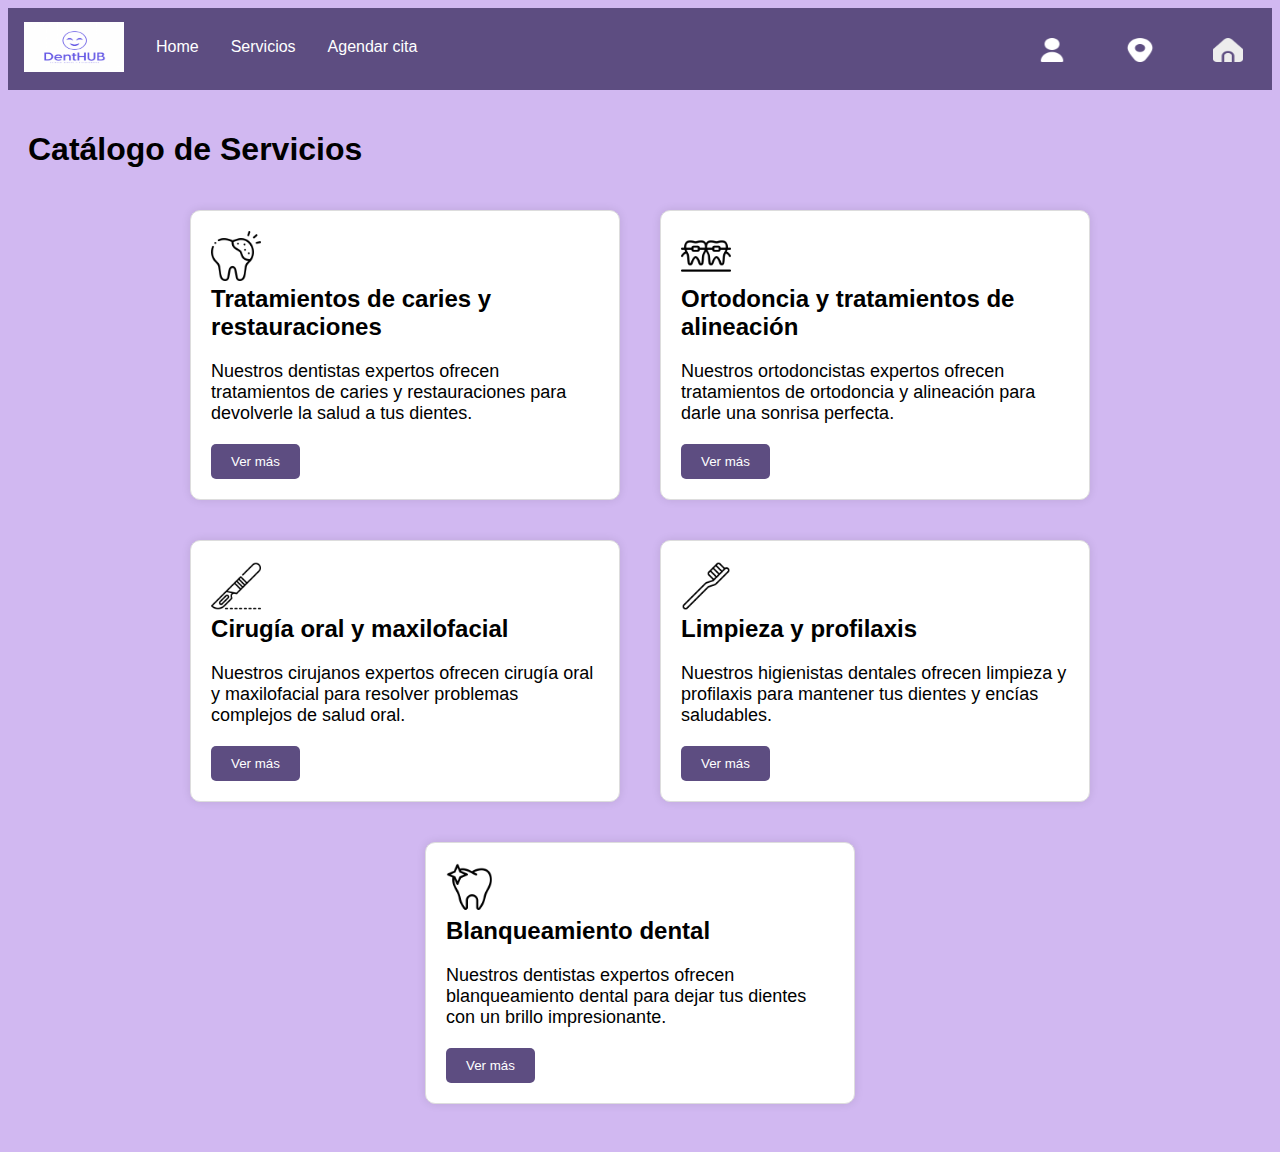
<file: servicios/index.html>
<!DOCTYPE html>
<html lang="en">

<head>
    <meta charset="UTF-8">
    <meta name="viewport" content="width=device-width, initial-scale=1.0">
    <title>Clínica Dental</title>
    <link rel="stylesheet" href="./styles.css">
</head>

<body>
    <header>
        <nav>
            <div class="arriba">
                <a class="navbar-brand" href="#">
                    <img src="/img/logo.png" width="100" height="50" alt="">
                </a>
                <div class="navbar_items">
                    <li><a href="../index.html">Home</a></li>
                    <li><a href=" ../servicios/index.html">Servicios</a></li>
                    <li><a href="../citas/index.html">Agendar cita</a></li>
                    <div class="contenedor_icons">
                        <a class="navbar-brand" href="../registro/index.html">
                            <img src="../../img/usuario (1).png" alt="" width="30" height="24">
                        </a>
                        <a class="navbar-brand" href="https://www.google.com.mx/maps/preview">
                            <img src="../img/marcador (2).png" alt="" width="30" height="24">
                        </a>
                        <a class="navbar-brand" href="../index.html">
                            <img src="../img/hogar (2).png" alt="" width="30" height="24">
                        </a>
                    </div>
                </div>
            </div>
        </nav>

    </header>
<body>
    <section class="catalogo">
        <div class="container">
            <h1>Catálogo de Servicios</h1>
            <ul class="servicios-list">
                <li>
                    <img src="../img/caries-dental.png" alt="Icono de tratamiento">
                    <h2>Tratamientos de caries y restauraciones</h2>
                    <p>Nuestros dentistas expertos ofrecen tratamientos de caries y restauraciones para devolverle la salud a tus dientes.</p>
                    <button class="btn-ver-mas">Ver más</button>
                </li>
                <li>
                    <img src="../img/ortodoncia.png" alt="Icono de ortodoncia">
                    <h2>Ortodoncia y tratamientos de alineación</h2>
                    <p>Nuestros ortodoncistas expertos ofrecen tratamientos de ortodoncia y alineación para darle una sonrisa perfecta.</p>
                    <button class="btn-ver-mas">Ver más</button>
                </li>
                <li>
                    <img src="../img/cirugia-plastica.png" alt="Icono de cirugía">
                    <h2>Cirugía oral y maxilofacial</h2>
                    <p>Nuestros cirujanos expertos ofrecen cirugía oral y maxilofacial para resolver problemas complejos de salud oral.</p>
                    <button class="btn-ver-mas">Ver más</button>
                </li>
                <li>
                    <img src="../img/cepillo-de-dientes.png" alt="Icono de limpieza">
                    <h2>Limpieza y profilaxis</h2>
                    <p>Nuestros higienistas dentales ofrecen limpieza y profilaxis para mantener tus dientes y encías saludables.</p>
                    <button class="btn-ver-mas">Ver más</button>
                </li>
                <li>
                    <img src="../img/higiene.png" alt="Icono de blanqueamiento">
                    <h2>Blanqueamiento dental</h2>
                    <p>Nuestros dentistas expertos ofrecen blanqueamiento dental para dejar tus dientes con un brillo impresionante.</p>
                    <button class="btn-ver-mas">Ver más</button>
                </li>
            </ul>
        </div>
    </section>
</body>
</file>
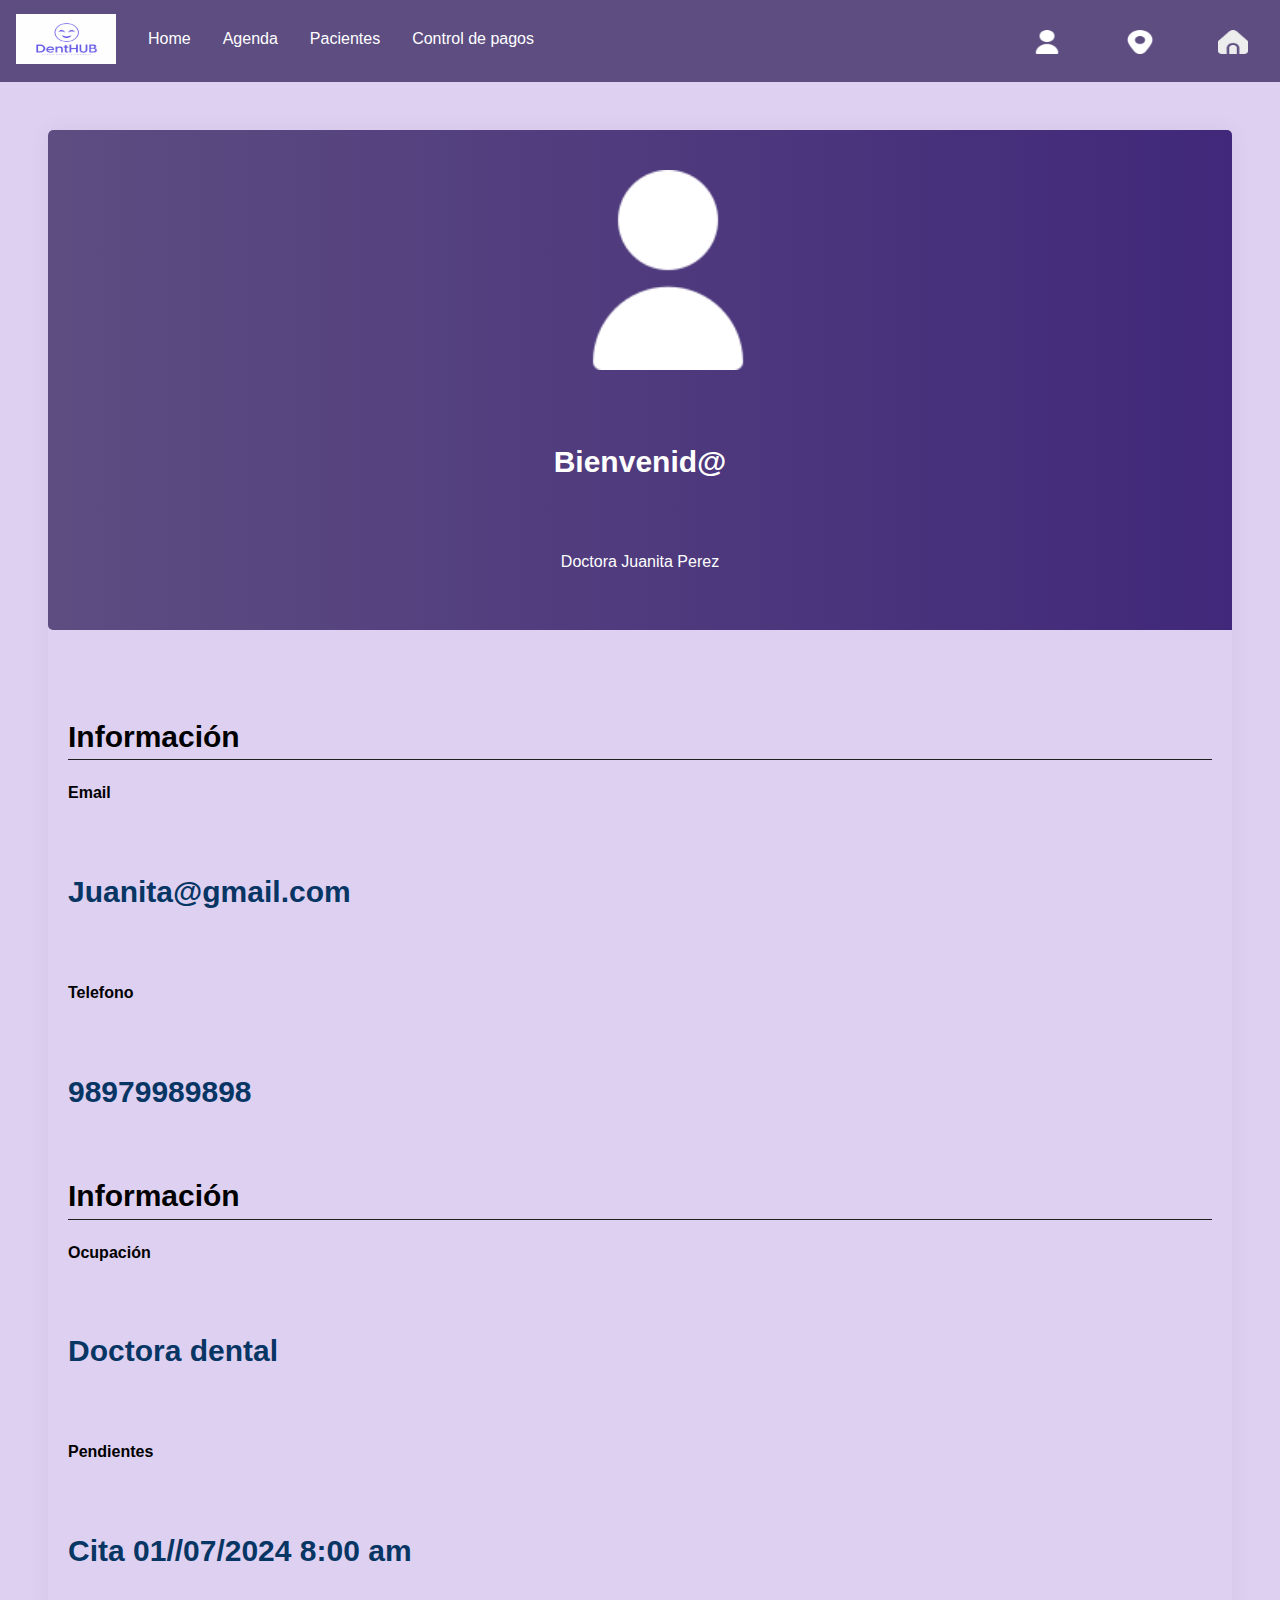
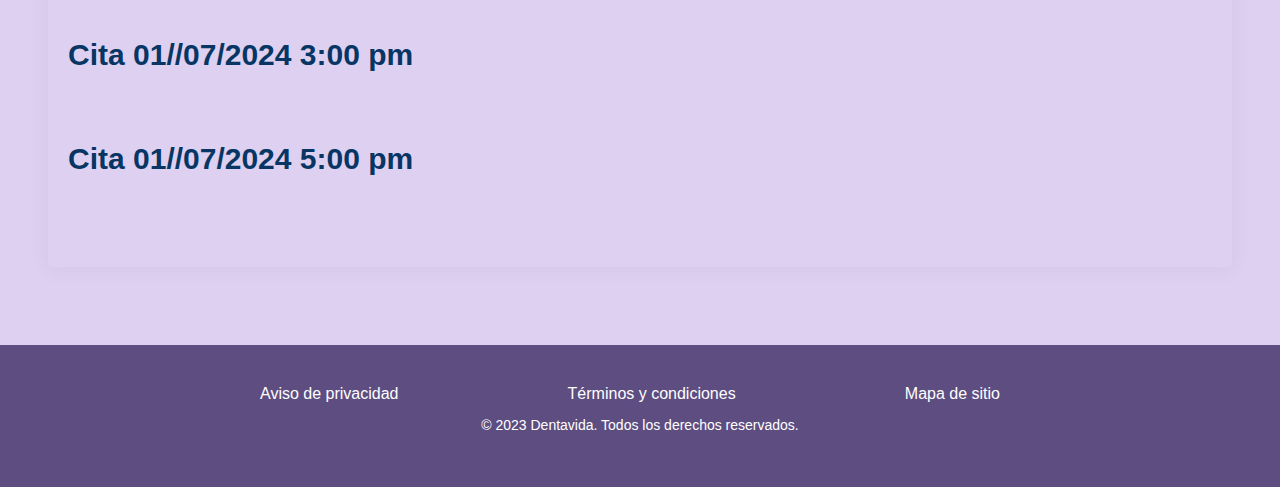
<file: vista_admin/index.html>
<!DOCTYPE html>
<html lang="en">

<head>
    <meta charset="UTF-8">
    <meta name="viewport" content="width=device-width, initial-scale=1.0">
    <title>Document</title>
    <link rel="preload" href="../style/style.css">
    <link rel="preload" href="../style/normalize.css">
    <link rel="stylesheet" href="../style/style.css">
    <link rel="stylesheet" href="../style/normalize.css">
    <link rel="preconnect" href="https://fonts.googleapis.com">
    <link rel="preconnect" href="https://fonts.gstatic.com" crossorigin>
    <link href="https://fonts.googleapis.com/css2?family=Open+Sans:ital,wght@0,300..800;1,300..800&display=swap"
        rel="stylesheet">
</head>

<body>
    <header>
        <nav>
            <div class="arriba">
                <a class="navbar-brand" href="#">
                    <img src="/img/logo.png" width="100" height="50" alt="">
                </a>
                <div class="navbar_items">
                    <li><a href="../index.html">Home</a></li>
                    <li><a href="./calendario_admin/index.html">Agenda</a></li>
                    <li><a href="./Pacientes/index.html">Pacientes</a></li>
                    <li><a href="./control_de_pagos/index.html">Control de pagos</a></li>
                    <div class="contenedor_icons">
                        <a class="navbar-brand" href="../registro/index.html">
                            <img src="../../img/usuario (1).png" alt="" width="30" height="24">
                        </a>
                        <a class="navbar-brand" href="https://www.google.com.mx/maps/preview">
                            <img src="../img/marcador (2).png" alt="" width="30" height="24">
                        </a>
                        <a class="navbar-brand" href="#">
                            <img src="../img/hogar (2).png" alt="" width="30" height="24">
                        </a>
                    </div>
                </div>
            </div>
        </nav>
    </header>
    <div class="cardbody">
        <div class="page-content page-container" id="page-content">
            <div class="padding">
                <div class="row container d-flex justify-content-center">
                    <div class="col-xl-6 col-md-12">
                        <div class="card user-card-full">
                            <div class="row m-l-0 m-r-0">
                                <div class="col-sm-4 bg-c-lite-green user-profile">
                                    <div class="card-block text-center text-white">
                                        <div class="m-b-25">
                                            <img src="../img/usuario (1).png" class="img-radius"
                                                alt="User-Profile-Image">
                                        </div>
                                        <div class="nombre">
                                            <h6 class="f-w-600">Bienvenid@</h6>
                                            <p>Doctora Juanita Perez </p>
                                            <i class=" mdi mdi-square-edit-outline feather icon-edit m-t-10 f-16"></i>
                                        </div>
                                    </div>
                                </div>
                                <div class="col-sm-8">
                                    <div class="card-block">
                                        <h6 class="m-b-20 p-b-5 b-b-default f-w-600">Información</h6>
                                        <div class="row">
                                            <div class="col-sm-6">
                                                <p class="m-b-10 f-w-600">Email</p>
                                                <h6 class="text-muted f-w-400">Juanita@gmail.com</h6>
                                            </div>
                                            <div class="col-sm-6">
                                                <p class="m-b-10 f-w-600">Telefono</p>
                                                <h6 class="text-muted f-w-400">98979989898</h6>
                                            </div>
                                        </div>
                                        <h6 class="m-b-20 m-t-40 p-b-5 b-b-default f-w-600">Información</h6>
                                        <div class="row">
                                            <div class="col-sm-6">
                                                <p class="m-b-10 f-w-600">Ocupación</p>
                                                <h6 class="text-muted f-w-400">Doctora dental</h6>
                                            </div>
                                            <div class="col-sm-6">
                                                <p class="m-b-10 f-w-600">Pendientes</p>
                                                <h6 class="text-muted f-w-400">Cita 01//07/2024 8:00 am</h6>
                                                <h6 class="text-muted f-w-400">Cita 01//07/2024 3:00 pm</h6>
                                                <h6 class="text-muted f-w-400">Cita 01//07/2024 5:00 pm</h6>
                                            </div>
                                        </div>
                                        </a>
                                    </div>
                                </div>
                            </div>
                        </div>
                    </div>
                </div>
            </div>
        </div>
    </div>
    <footer>
        <div class="footer-container">
            <ul>
                <li><a href="#aviso-privacidad">Aviso de privacidad</a></li>
                <li><a href="#terminos-y-condiciones">Términos y condiciones</a></li>
                <li><a href="#mapa-de-sitio">Mapa de sitio</a></li>
            </ul>
            <p>&copy; 2023 Dentavida. Todos los derechos reservados.</p>
        </div>
    </footer>

    <!-- Contenido de Aviso de privacidad -->
    <div id="aviso-privacidad">
        <h2>Aviso de privacidad</h2>
        <p>Este sitio web utiliza cookies para mejorar su experiencia. Al continuar navegando, acepta nuestra política
            de privacidad.</p>
    </div>

    <!-- Contenido de Términos y condiciones -->
    <div id="terminos-y-condiciones">
        <h2>Términos y condiciones</h2>
        <p>Al utilizar este sitio web, acepta nuestros términos y condiciones.</p>
    </div>

    <!-- Contenido de Mapa de sitio -->
    <div id="mapa-de-sitio">
        <h2>Mapa de sitio</h2>
        <ul>
            <li><a href="#">Inicio</a></li>
            <li><a href="#">Servicios</a></li>
            <li><a href="#">Acerca de</a></li>
            <li><a href="#">Contacto</a></li>
        </ul>
    </div>
</body>



</html>
</file>
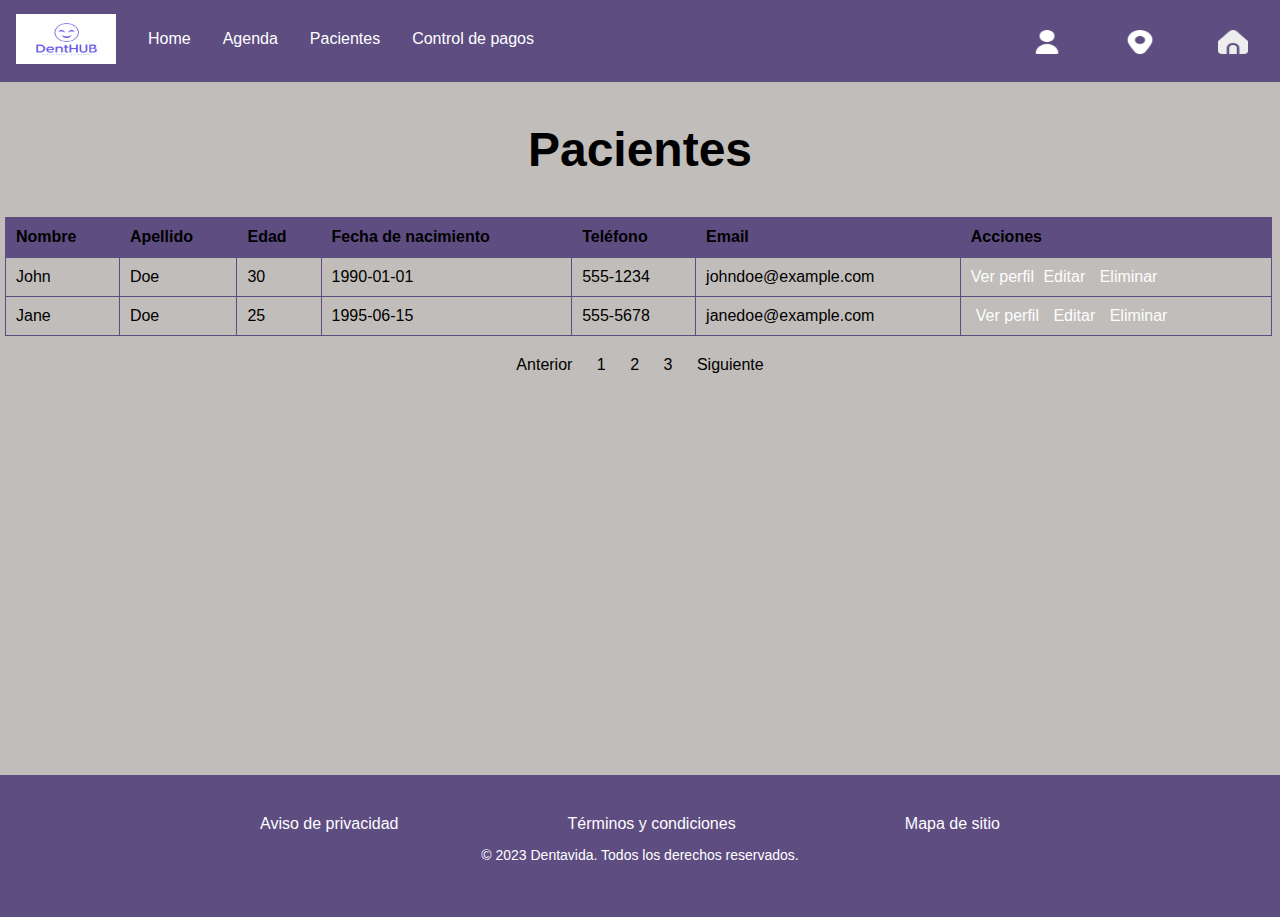
<file: vista_admin/pacientes/index.html>
<!DOCTYPE html>

<head>
    <meta charset="UTF-8">
    <meta name="viewport" content="width=device-width, initial-scale=1.0">
    <title>Document</title>
    <link rel="preload" href="../../style/style.css">
    <link rel="preload" href="../../style/normalize.css">
    <link rel="stylesheet" href="../../style/style.css">
    <link rel="stylesheet" href="../../style/normalize.css">
    <link rel="preconnect" href="https://fonts.googleapis.com">
    <link rel="preconnect" href="https://fonts.gstatic.com" crossorigin>
    <link href="https://fonts.googleapis.com/css2?family=Open+Sans:ital,wght@0,300..800;1,300..800&display=swap"
        rel="stylesheet">
</head>

<body>
    <header>
        <nav>
            <div class="arriba">
                <a class="navbar-brand" href="#">
                    <img src="/img/logo.png" width="100" height="50" alt="">
                </a>
                <div class="navbar_items">
                    <li><a href="../index.html">Home</a></li>
                    <li><a href="./calendario_admin/index.html">Agenda</a></li>
                    <li><a href="./index.html">Pacientes</a></li>
                    <li><a href="./control_de_pagos/index.html">Control de pagos</a></li>
                    <div class="contenedor_icons">
                        <a class="navbar-brand" href="../registro/index.html">
                            <img src="../../img/usuario (1).png" alt="" width="30" height="24">
                        </a>
                        <a class="navbar-brand" href="https://www.google.com.mx/maps/preview">
                            <img src="../../img/marcador (2).png" alt="" width="30" height="24">
                        </a>
                        <a class="navbar-brand" href="#">
                            <img src="../../img/hogar (2).png" alt="" width="30" height="24">
                        </a>
                    </div>
                </div>
            </div>
        </nav>
    </header>
    <div class="container">

        <h2 class="h2pac">Pacientes</h2>
        <table class="patients-table">
            <thead>
                <tr>
                    <th>Nombre</th>
                    <th>Apellido</th>
                    <th>Edad</th>
                    <th>Fecha de nacimiento</th>
                    <th>Teléfono</th>
                    <th>Email</th>
                    <th>Acciones</th>
                </tr>
            </thead>
            <tbody>
                <!-- lista de pacientes -->
                <tr>
                    <td>John</td>
                    <td>Doe</td>
                    <td>30</td>
                    <td>1990-01-01</td>
                    <td>555-1234</td>
                    <td>johndoe@example.com</td>
                    <td>
                        <a href="../Pacientes/perfil_pac/index.html" class="btn-primary">Ver perfil</a>
                        <a href="#" class="btn btn-secondary">Editar</a>
                        <a href="#" class="btn btn-danger">Eliminar</a>
                    </td>
                </tr>
                <tr>
                    <td>Jane</td>
                    <td>Doe</td>
                    <td>25</td>
                    <td>1995-06-15</td>
                    <td>555-5678</td>
                    <td>janedoe@example.com</td>
                    <td>
                        <a href="#" class="btn btn-primary">Ver perfil</a>
                        <a href="#" class="btn btn-secondary">Editar</a>
                        <a href="#" class="btn btn-danger">Eliminar</a>
                    </td>
                </tr>
                <!-- ... -->
            </tbody>
        </table>
        <div class="pagination">
            <ul>
                <li><a href="#" class="btn btn-primary">Anterior</a></li>
                <li><a href="#" class="btn btn-primary">1</a></li>
                <li><a href="#" class="btn btn-primary">2</a></li>
                <li><a href="#" class="btn btn-primary">3</a></li>
                <li><a href="#" class="btn btn-primary">Siguiente</a></li>
            </ul>
        </div>
    </div>
    <footer>
        <div class="footer-container">
            <ul>
                <li><a href="#aviso-privacidad">Aviso de privacidad</a></li>
                <li><a href="#terminos-y-condiciones">Términos y condiciones</a></li>
                <li><a href="#mapa-de-sitio">Mapa de sitio</a></li>
            </ul>
            <p>&copy; 2023 Dentavida. Todos los derechos reservados.</p>
        </div>
    </footer>

    <!-- Contenido de Aviso de privacidad -->
    <div id="aviso-privacidad">
        <h2>Aviso de privacidad</h2>
        <p>Este sitio web utiliza cookies para mejorar su experiencia. Al continuar navegando, acepta nuestra
            política
            de privacidad.</p>
    </div>

    <!-- Contenido de Términos y condiciones -->
    <div id="terminos-y-condiciones">
        <h2>Términos y condiciones</h2>
        <p>Al utilizar este sitio web, acepta nuestros términos y condiciones.</p>
    </div>

    <!-- Contenido de Mapa de sitio -->
    <div id="mapa-de-sitio">
        <h2>Mapa de sitio</h2>
        <ul>
            <li><a href="#">Inicio</a></li>
            <li><a href="#">Servicios</a></li>
            <li><a href="#">Acerca de</a></li>
            <li><a href="#">Contacto</a></li>
        </ul>
    </div>
</body>

</html>
</file>
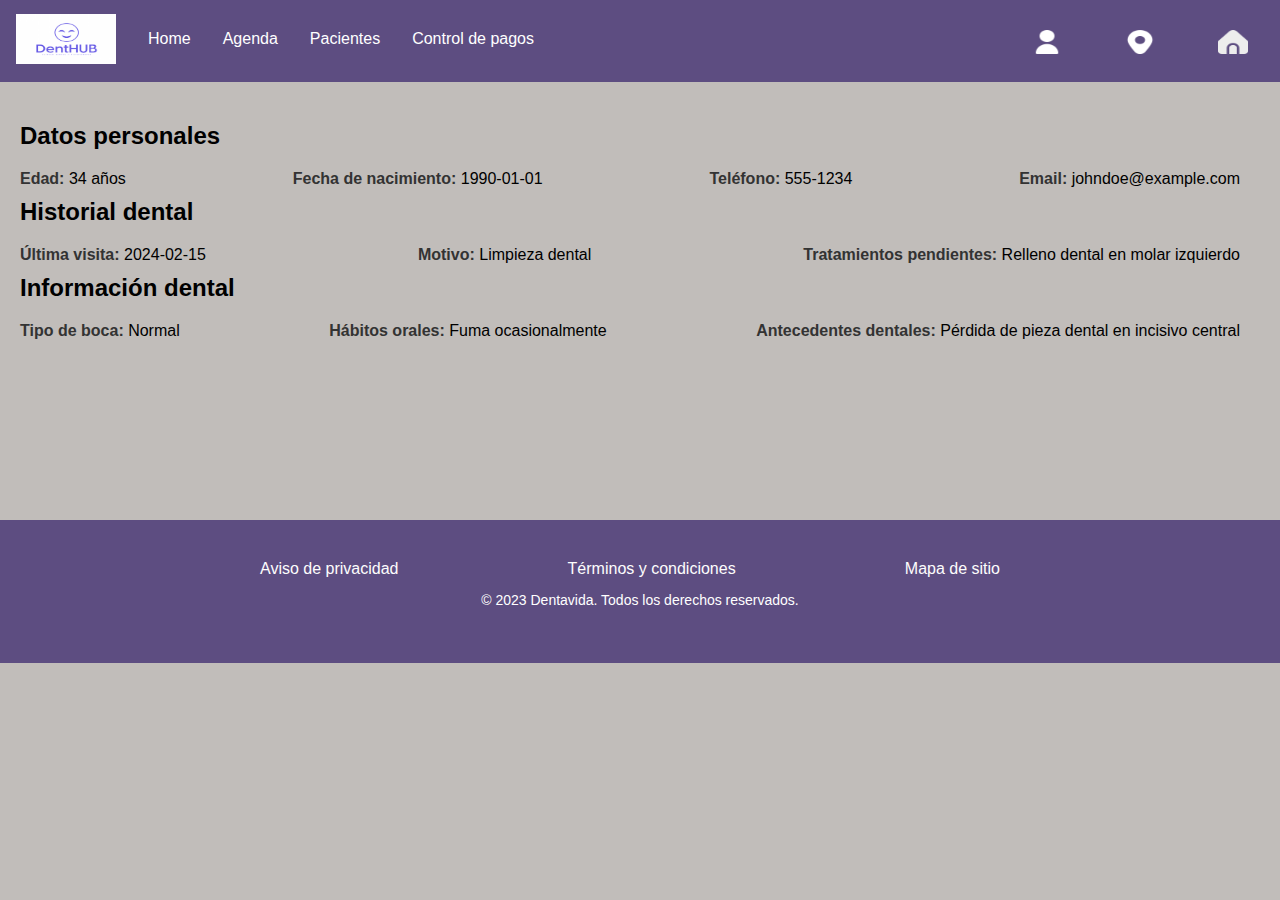
<file: vista_admin/pacientes/perfil_pac/index.html>
<!DOCTYPE html>

<head>
    <meta charset="UTF-8">
    <meta name="viewport" content="width=device-width, initial-scale=1.0">
    <title>Document</title>
    <link rel="preload" href="../../../style/style.css">
    <link rel="preload" href="../../../style/normalize.css">
    <link rel="stylesheet" href="../../../style/style.css">
    <link rel="stylesheet" href="../../../style/normalize.css">
    <link rel="preconnect" href="https://fonts.googleapis.com">
    <link rel="preconnect" href="https://fonts.gstatic.com" crossorigin>
    <link href="https://fonts.googleapis.com/css2?family=Open+Sans:ital,wght@0,300..800;1,300..800&display=swap"
        rel="stylesheet">
</head>

<body>
    <header>
        <nav>
            <div class="arriba">
                <a class="navbar-brand" href="#">
                    <img src="/img/logo.png" width="100" height="50" alt="">
                </a>
                <div class="navbar_items">
                    <li><a href="../../../index.html">Home</a></li>
                    <li><a href="../../calendario_admin/index.html">Agenda</a></li>
                    <li><a href="../../index.html">Pacientes</a></li>
                    <li><a href="../../control_de_pagos/index.html">Control de pagos</a></li>
                    <div class="contenedor_icons">
                        <a class="navbar-brand" href="../registro/index.html">
                            <img src="../../../img/usuario (1).png" alt="" width="30" height="24">
                        </a>
                        <a class="navbar-brand" href="https://www.google.com.mx/maps/preview">
                            <img src="../../../img/marcador (2).png" alt="" width="30" height="24">
                        </a>
                        <a class="navbar-brand" href="#">
                            <img src="../../../img/hogar (2).png" alt="" width="30" height="24">
                        </a>
                    </div>
                </div>
            </div>
        </nav>
    </header>
    <div class="container">
        <div class="patient-profile-content">
            <div class="row">
                <div class="col-md-4">
                    <h2>Datos personales</h2>
                    <ul>
                        <li><strong>Edad:</strong> 34 años</li>
                        <li><strong>Fecha de nacimiento:</strong> 1990-01-01</li>
                        <li><strong>Teléfono:</strong> 555-1234</li>
                        <li><strong>Email:</strong> johndoe@example.com</li>
                    </ul>
                </div>
                <div class="col-md-4">
                    <h2>Historial dental</h2>
                    <ul>
                        <li><strong>Última visita:</strong> 2024-02-15</li>
                        <li><strong>Motivo:</strong> Limpieza dental</li>
                        <li><strong>Tratamientos pendientes:</strong> Relleno dental en molar izquierdo</li>
                    </ul>
                </div>
                <div class="col-md-4">
                    <h2>Información dental</h2>
                    <ul>
                        <li><strong>Tipo de boca:</strong> Normal</li>
                        <li><strong>Hábitos orales:</strong> Fuma ocasionalmente</li>
                        <li><strong>Antecedentes dentales:</strong> Pérdida de pieza dental en incisivo central</li>
                    </ul>
                </div>
            </div>
        </div>
    </div>
    <footer>
        <div class="footer-container">
            <ul>
                <li><a href="#aviso-privacidad">Aviso de privacidad</a></li>
                <li><a href="#terminos-y-condiciones">Términos y condiciones</a></li>
                <li><a href="#mapa-de-sitio">Mapa de sitio</a></li>
            </ul>
            <p>&copy; 2023 Dentavida. Todos los derechos reservados.</p>
        </div>
    </footer>

    <!-- Contenido de Aviso de privacidad -->
    <div id="aviso-privacidad">
        <h2>Aviso de privacidad</h2>
        <p>Este sitio web utiliza cookies para mejorar su experiencia. Al continuar navegando, acepta nuestra
            política
            de privacidad.</p>
    </div>

    <!-- Contenido de Términos y condiciones -->
    <div id="terminos-y-condiciones">
        <h2>Términos y condiciones</h2>
        <p>Al utilizar este sitio web, acepta nuestros términos y condiciones.</p>
    </div>

    <!-- Contenido de Mapa de sitio -->
    <div id="mapa-de-sitio">
        <h2>Mapa de sitio</h2>
        <ul>
            <li><a href="#">Inicio</a></li>
            <li><a href="#">Servicios</a></li>
            <li><a href="#">Acerca de</a></li>
            <li><a href="#">Contacto</a></li>
        </ul>
    </div>
</body>

</html>
</file>
<file: servicios/styles.css>
body {
    font-family: "Open Sans", sans-serif;
    background-color: rgb(209, 184, 241);
  }
.catalogo {
    background-color:rgb(209, 184, 241);
    padding: 20px;
}

.servicios-list {
    list-style: none;
    margin: 0;
    padding: 0;
    display: flex;
    flex-wrap: wrap;
    justify-content: center;
}

.servicios-list li {
    margin: 20px;
    width: calc(33.33% - 20px);
    background-color: #fff;
    padding: 20px;
    border: 1px solid #ddd;
    border-radius: 10px;
    box-shadow: 0 0 10px rgba(0, 0, 0, 0.1);
}

.servicios-list img {
    width: 50px;
    height: 50px;
    margin-right: 10px;
}

.servicios-list h2 {
    margin-top: 0;
}

.servicios-list p {
    font-size: 18px;
    margin-bottom: 20px;
}

.btn-ver-mas {
    background-color: #5d4d81;
    color: #fff;
    padding: 10px 20px;
    border: none;
    border-radius: 5px;
    cursor: pointer;
}

.btn-ver-mas:hover {
    background-color: #5d4d81;
}
footer {
    background-color: #5d4d81;
    padding: 20px;
    text-align: center;
    clear: both;
  }
  
  .footer-container {
    max-width: 800px;
    margin: 0 auto;
    padding: 20px;
  }
  
  footer ul {
    list-style: none;
    margin: 0;
    padding: 0;
    display: flex;
    justify-content: space-between;
  }
  
  footer li {
    margin-right: 20px;
  }
  
  footer a {
    text-decoration: none;
    color: #fdfdfd;
  }
  
  a:hover {
    color: #ffffff;
  }
  
  footer p {
    font-size: 14px;
    color: #ffffff;
  }
  
  #aviso-privacidad, #terminos-y-condiciones, #mapa-de-sitio {
    display: none;
  }
  
  #aviso-privacidad:target, #terminos-y-condiciones:target, #mapa-de-sitio:target {
    display: block;
    position: absolute;
  
    left: 50%;
    top:150%;
    transform: translate(-50%, -50%);
    background-color: #6e6485;
    opacity: 80%;
    padding: 20px;
    border: 1px solid #ddd;
    box-shadow: 0 0 10px rgba(0, 0, 0, 0.2);
  }
  .arriba {
    list-style-type: none;
    margin: 0;
    display: block;
    padding: 0;
    overflow: hidden;
    background-color: #5d4d81;
  }
  .contenedor_icons {
    display: grid;
    grid-template-columns: repeat(3, 1fr);
    grid-gap: -20000px;
    margin-left: 1000px;
  }
  .navbar_items {
    margin-top: 16px;
  }
  
  .titulo_centrado {
    text-align: center;
  }
  .arriba a {
    float: left;
  }
  
  .arriba a {
    display: block;
    color: #ffffff;
    text-align: center;
    padding: 14px 16px;
    text-decoration: none;
  }
</file>
<file: style/style.css>
body {
  font-family: "Open Sans", sans-serif;
  background-color: rgb(209, 184, 241);
}

.arriba {
  list-style-type: none;
  margin: 0;
  display: block;
  padding: 0;
  overflow: hidden;
  background-color: #5d4d81;
}
.contenedor_icons {
  display: grid;
  grid-template-columns: repeat(3, 1fr);
  grid-gap: -20000px;
  margin-left: 1000px;
}
.navbar_items {
  margin-top: 16px;
}

.titulo_centrado {
  text-align: center;
}
.arriba a {
  float: left;
}

.arriba a {
  display: block;
  color: #ffffff;
  text-align: center;
  padding: 14px 16px;
  text-decoration: none;

}
.mapa{
  background-color: #5d4d81;  
}
.mapa h2{
  color: #fff;
  text-align: center;
  font-size: 120%;
  
}
.mapa iframe{
  position: relative;
  margin: 20px;
}

.container1 {
  max-width: 1200px;
  margin: 20px auto;
  padding: 20px;
  background-color: #fff;
  border-radius: 10px;
  box-shadow: 0 0 10px rgba(0, 0, 0, 0.1);
}

.title {
  font-size: 36px;
  font-weight: bold;
  color: #5d4d81;
  margin-bottom: 20px;
}

.description {
  font-size: 18px;
  color: #333;
  margin-bottom: 40px;
}

.services {
  display: flex;
  flex-wrap: wrap;
  justify-content: center;
}
.service {
  width: 30%;
  margin: 20px;
  padding: 20px;
  border: 1px solid #ddd;
  border-radius: 10px;
  box-shadow: 0 0 10px rgba(0, 0, 0, 0.1);
}

.service-icon {
  font-size: 36px;
  color: #5d4d81;
  margin-bottom: 10px;
}

.service-title {
  font-size: 24px;
  font-weight: bold;
  color: #333;
  margin-bottom: 10px;
}

.service-description {
  font-size: 18px;
  color: #666;
  margin-bottom: 20px;
}

.service img {
  width: 100%;
  height: 150px;
  object-fit: cover;
  border-radius: 10px;
  margin-bottom: 20px;
}

.testimonials {
  background-color: #f7f7f7;
  padding: 40px;
  border-radius: 10px;
  box-shadow: 0 0 10px rgba(0, 0, 0, 0.1);
}

.testimonials h2 {
  font-size: 24px;
  font-weight: bold;
  color: #333;
  margin-bottom: 20px;
}

.testimonials blockquote {
  font-size: 18px;
  color: #666;
  margin-bottom: 20px;
}

.testimonials cite {
  font-size: 16px;
  color: #999;
  font-style: italic;
}

.call-to-action {
  background-color: #5d4d81;
  padding: 40px;
  border-radius: 10px;
  box-shadow: 0 0 10px rgba(0, 0, 0, 0.1);
  color: #fff;
}

.call-to-action h2 {
  font-size: 24px;
  font-weight: bold;
  margin-bottom: 20px;
}

.call-to-action p {
  font-size: 18px;
  margin-bottom: 20px;
}

.call-to-action button {
  background-color: #333;
  color: #fff;
  border: none;
  padding: 10px 20px;
  font-size: 18px;
  cursor: pointer;
}

.call-to-action button:hover {
  background-color: #444;
}
*,
*:before,
*:after {
  box-sizing: border-box;
}

body {
  background: #c1bdba;
  font-family: "Ubuntu", helvetica;
}

a {
  text-decoration: none;
  color: #5d4d81;
  transition: 0.5s ease;
}
a:hover {
  color: #179b77;
}

.contenedor-formularios {
  background: rgba(19, 35, 47, 0.9);
  padding: 40px;
  max-width: 600px;
  margin: 40px auto;
  border-radius: 4px;
  box-shadow: 0 4px 10px 4px rgba(19, 35, 47, 0.3);
}

.contenedor-tabs {
  list-style: none;
  padding: 0;
  margin: 0 0 40px 0;
}
.contenedor-tabs:after {
  content: "";
  display: table;
  clear: both;
}
.contenedor-tabs li a {
  display: block;
  text-decoration: none;
  padding: 15px;
  background: rgba(160, 179, 176, 0.25);
  color: #a0b3b0;
  font-size: 20px;
  float: left;
  width: 200%;
  text-align: center;
  cursor: pointer;
  transition: 0.5s ease;
}
.contenedor-tabs li a:hover {
  background: #5d4d81;
  color: #fff;
}
.contenedor-tabs .active a {
  background: #5d4d81;
  color: #fff;
}

.contenido-tab > div:last-child {
  display: none;
}

h1 {
  text-align: center;
  color: #fff;
  font-weight: 300;
  margin: 0 0 40px;
}

label {
  position: absolute;
  transform: translateY(6px);
  left: 13px;
  color: rgba(255, 255, 255, 0.5);
  transition: all 0.25s ease;
  -webkit-backface-visibility: hidden;
  pointer-events: none;
  font-size: 22px;
}
label .req {
  margin: 2px;
  color: #5d4d81;
}

label.active {
  transform: translateY(50px);
  left: 2px;
  font-size: 14px;
}
label.active .req {
  opacity: 0;
}

label.highlight {
  color: #fff;
}

input {
  font-size: 22px;
  display: block;
  width: 100%;
  height: 100%;
  padding: 5px 10px;
  background: none;
  background-image: none;
  border: 1px solid #a0b3b0;
  border-top: none;
  border-left: none;
  border-right: none;
  color: #fff;
  border-radius: 0;
  transition: all 0.5s ease;
  border-radius: 5px;
}
input:focus {
  outline: none;
  border-color: #5d4d81;
}

.contenedor-input {
  position: relative;
  margin-bottom: 40px;
}

.fila-arriba:after {
  content: "";
  display: table;
  clear: both;
}
.fila-arriba div {
  float: left;
  width: 48%;
  margin-right: 4%;
}
.fila-arriba div:last-child {
  margin: 0;
}

.button {
  border: 0;
  outline: none;
  border-radius: 100px;
  cursor: pointer;
  padding: 15px 0;
  font-size: 2rem;
  background: #5d4d81;
  color: #fff;
  transition: all 0.5s ease;
  -webkit-appearance: none;
}
.button:hover,
.button:focus {
  background: #5d4d81;
}

.button-block {
  display: block;
  width: 100%;
}

.forgot {
  margin-top: -20px;
  text-align: right;
  margin-bottom: 20px;
}

@media screen and (max-width: 500px) {
  .fila-arriba div {
    width: 100%;
  }
  .fila-arriba div:last-child {
    margin-bottom: 40px;
  }
}
@media screen and (max-width: 400px) {
  .contenedor-tabs li a {
    width: 100%;
  }
}
.padding {
  padding: 3rem !important;
}
.cardbody {
  background-color: #ded0f1;
}

.user-card-full {
  overflow: hidden;
}

.card {
  border-radius: 5px;
  -webkit-box-shadow: 0 1px 20px 0 rgba(69, 90, 100, 0.08);
  box-shadow: 0 1px 20px 0 rgba(69, 90, 100, 0.08);
  border: none;
  margin-bottom: 30px;
}

.m-r-0 {
  margin-right: 0px;
}

.m-l-0 {
  margin-left: 0px;
}

.user-card-full .user-profile {
  border-radius: 5px 0 0 5px;
}

.bg-c-lite-green {
  background: -webkit-gradient(
    linear,
    left top,
    right top,
    from(#5d4d81),
    to(#ffffff)
  );
  background: linear-gradient(to right, #5d4d81, #41287a);
}

.user-profile {
  padding: 20px 0;
}

.card-block {
  padding: 1.25rem;
}

.m-b-25 {
  margin-bottom: 25px;
}

.img-radius {
  margin-left: 500px;
  border-radius: 5px;
  width: 200px;
  height: 200px;
}

h6 {
  font-family: Verdana, Geneva, Tahoma, sans-serif;
  font-size: 30px;
}

.card .card-block p {
  line-height: 25px;
}

@media only screen and (min-width: 1400px) {
  p {
    font-size: 30px;
    margin-top: 10px;
    margin-bottom: 5px;
  }
}

.card-block {
  padding: 1.25rem;
}

.b-b-default {
  border-bottom: 1px solid #e0e0e0;
}

.m-b-20 {
  margin-bottom: 20px;
}

.p-b-5 {
  padding-bottom: 5px !important;
}

.card .card-block p {
  line-height: 25px;
}

.m-b-10 {
  margin-bottom: 10px;
}

.text-muted {
  color: #073664 !important;
}

.b-b-default {
  border-bottom: 1px solid #201f1f;
}

.f-w-600 {
  font-weight: 600;
}

.m-b-20 {
  margin-bottom: 20px;
}

.m-t-40 {
  margin-top: 20px;
}

.p-b-5 {
  padding-bottom: 5px !important;
}

.m-b-10 {
  margin-bottom: 10px;
}

.m-t-40 {
  margin-top: 20px;
}

.user-card-full .social-link li {
  display: inline-block;
}

.user-card-full .social-link li a {
  font-size: 20px;
  margin: 0 10px 0 0;
  -webkit-transition: all 0.3s ease-in-out;
  transition: all 0.3s ease-in-out;
}
.nombre {
  text-align: center;
  color: #ffffff;
  font-family: Verdana, Geneva, Tahoma, sans-serif;
}
.Calendario {
  margin-top: 20px;
  border: 0;
  outline: none;
  border-radius: 10px;
  cursor: pointer;
  padding: 15px 0;
  font-size: 1rem;
  width: 100px;
  background: #5d4d81;
  color: #fff;
  transition: all 0.5s ease;
}

.header_pagos {
  margin-top: 10px;
  background-color: #073664;
  color: #fff;
  padding: 10px;
  text-align: center;
}
.header_pagos h1 {
  margin-top: 30px;
  font-size: 40px;
  text-transform: bold;
}

.main_pagos {
  display: flex;
  flex-wrap: wrap;
  justify-content: space-between;
}

.pagos,
.pagos-realizados {
  width: 45%;
  margin: 20px;
  padding: 20px;
  border: 1px solid #ddd;
  border-radius: 10px;
  box-shadow: 0 0 10px rgba(0, 0, 0, 0.1);
}

.pagos h2,
.pagos-realizados h2 {
  margin-top: 0;
}

table {
  width: 100%;
  border-collapse: collapse;
}

th,
td {
  border: 1px solid #41287a;
  padding: 10px;
  text-align: left;
}

th {
  background-color: #5d4d81;
}

tr:nth-child(even) {
  background-color: transparent;
}

tr:hover {
  background-color: #a0b3b0;
}

.pagos-realizados {
  background-color: transparent;
}
footer {
  background-color: #5d4d81;
  padding: 20px;
  text-align: center;
  clear: both;
}

.footer-container {
  max-width: 800px;
  margin: 0 auto;
  padding: 20px;
}

ul {
  list-style: none;
  margin: 0;
  padding: 0;
  display: flex;
  justify-content: space-between;
}

li {
  margin-right: 20px;
}

a {
  text-decoration: none;
  color: #fdfdfd;
}

a:hover {
  color: #ffffff;
}

footer p {
  font-size: 14px;
  color: #ffffff;
}

#aviso-privacidad, #terminos-y-condiciones, #mapa-de-sitio {
  display: none;
}

#aviso-privacidad:target, #terminos-y-condiciones:target, #mapa-de-sitio:target {
  display: block;
  position: absolute;

  left: 50%;
  top:150%;
  transform: translate(-50%, -50%);
  background-color: #6e6485;
  opacity: 80%;
  padding: 20px;
  border: 1px solid #ddd;
  box-shadow: 0 0 10px rgba(0, 0, 0, 0.2);
}

.patients-table {
  margin:5px;
  width: 99%;
  border-collapse: collapse;
}

.patients-table th,
.patients-table td {
  border: 1px solid #5d4d81;
  padding: 10px;
  text-align: left;
}

.patients-table th {
  background-color: #5d4d81;
}

.patients-table td {
  vertical-align: middle;
}

.patients-table .btn {
  margin: 5px;
}

.pagination {
  margin-top: 20px;
  text-align: center;
  margin-bottom: 400px;
}

.pagination ul {
  list-style: none;
  padding: 0;
  margin: 0;
  display: inline-block;
}

.pagination li {
  display: inline-block;
  margin: 0 10px;;
}

.pagination a {
  text-decoration: none;
  color: #000000;
}

.pagination a:hover {
  color: #23527c;
}

.h2pac{
  text-align: center;
  color: #000000;
  font-size: 300%;
}

.patient-profile-header h1 {
  margin-top: 0;
}

.patient-profile-content {
  padding: 20px;
  margin-top: 20px;
  margin-bottom: 150px;
}

.patient-profile-content.row {
  margin-bottom: 20px;
}

.patient-profile-content.col-md-4 {
  margin-bottom: 20px;
}

.patient-profile-content h2 {
  margin-top: 0;
}

.patient-profile-content ul {
  list-style: none;
  padding: 0;
  margin: 0;
}

.patient-profile-content li {
  margin-bottom: 10px;
}

.patient-profile-content strong {
  font-weight: bold;
  color: #333;
}

.patient-profile-actions {
  background-color: #f0f0f0;
  padding: 10px;
  border-top: 1px solid #ccc;
  text-align: center;
}

.patient-profile-actions.btn {
  margin: 10px;
}
</file>
